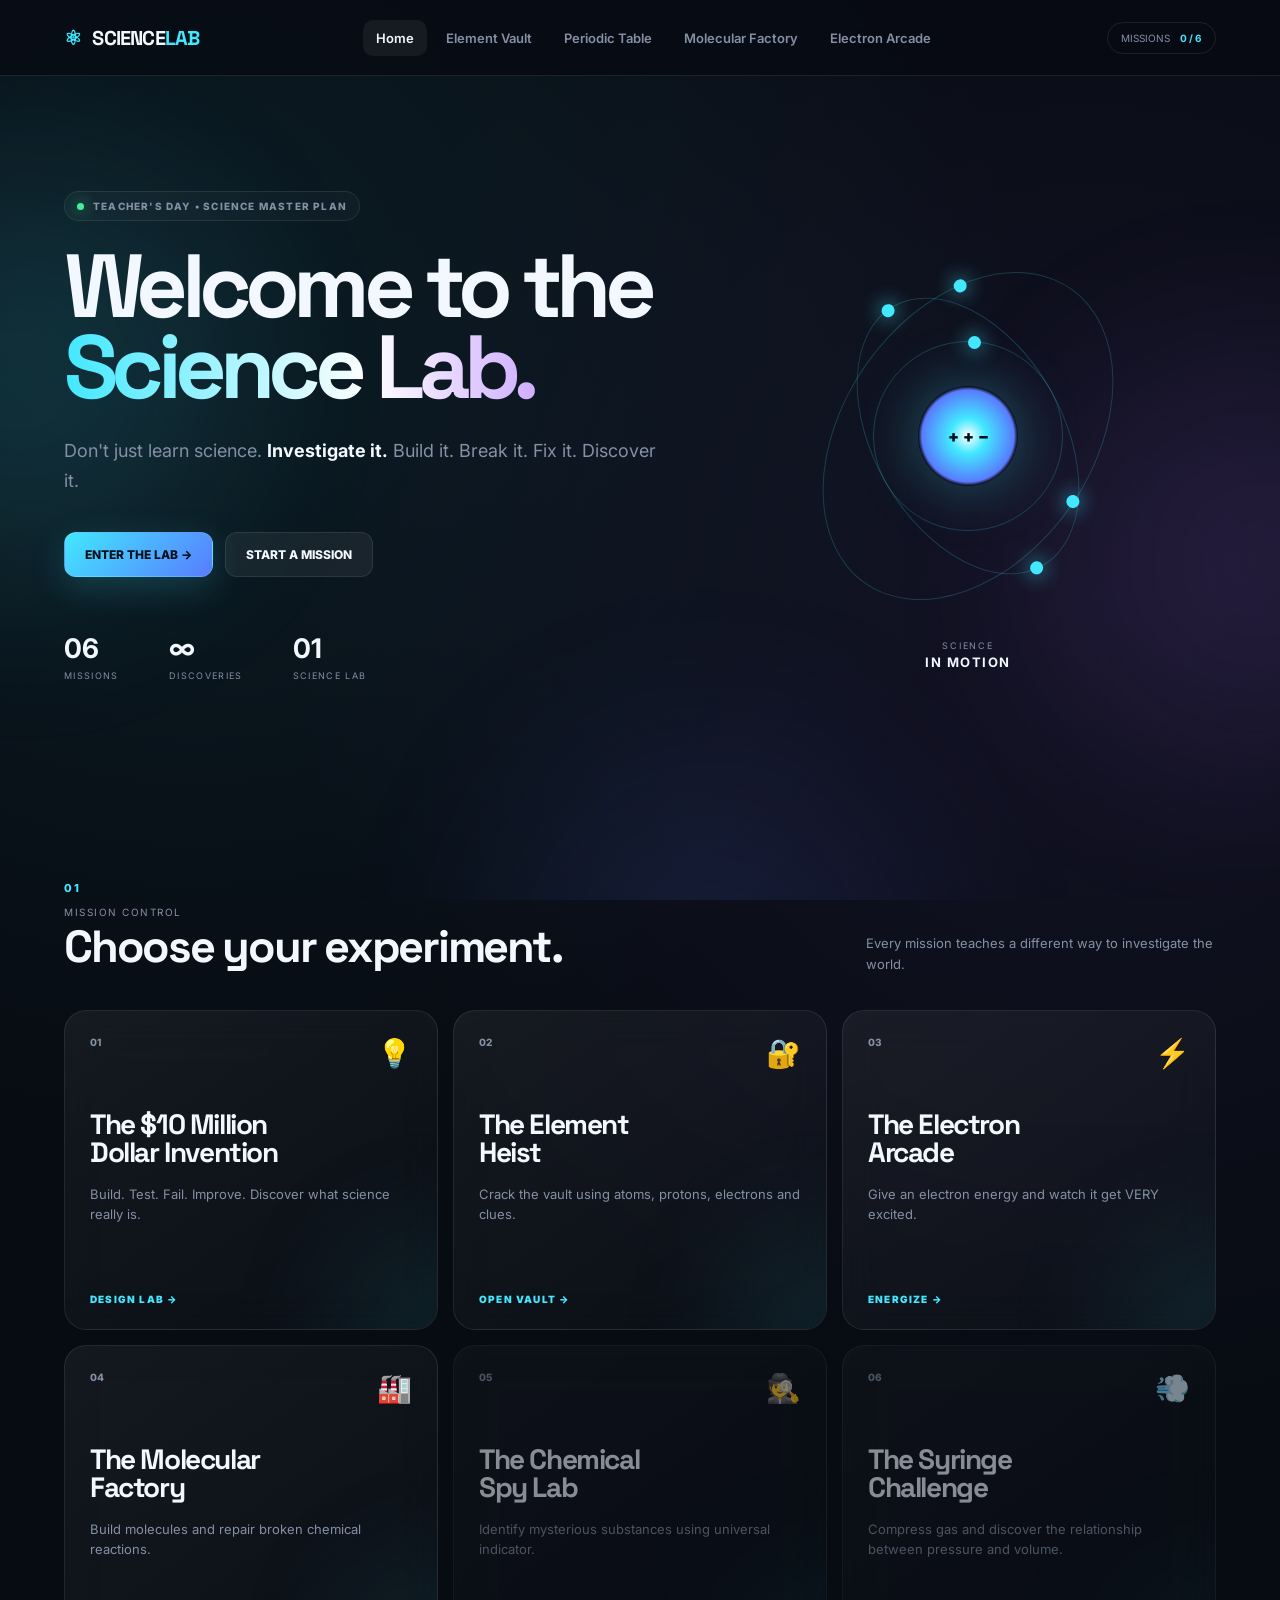
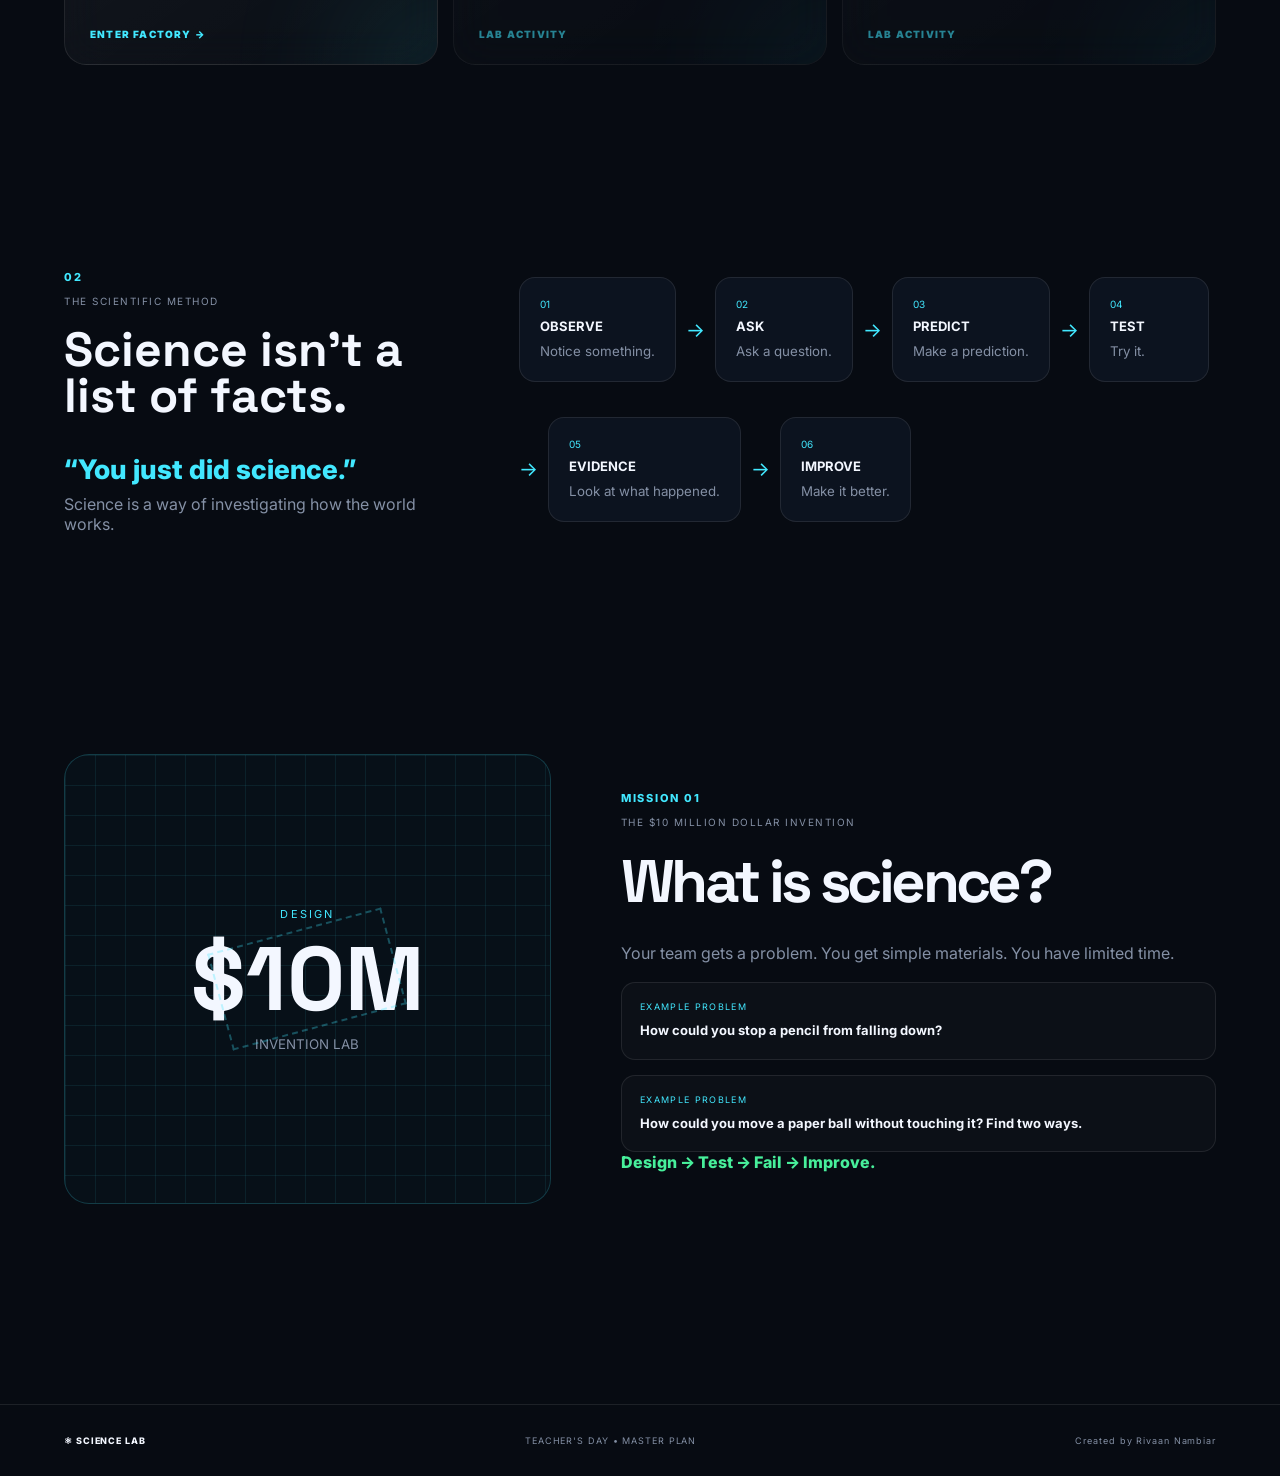
<file: index.html>
<!doctype html>
<html lang="en">
  <head>
    <meta charset="UTF-8" />
    <meta name="viewport" content="width=device-width, initial-scale=1.0" />
    <title>Science Lab | Teacher's Day</title>
    <link rel="stylesheet" href="style.css" />
  </head>
  <body class="home-page">
    <div class="background-orbs">
      <div></div>
      <div></div>
      <div></div>
    </div>

    <nav class="navbar">
      <a href="index.html" class="logo">
        <span class="logo-icon">⚛</span>
        SCIENCE<span>LAB</span>
      </a>

      <div class="nav-links">
        <a class="active" href="index.html">Home</a>
        <a href="vault.html">Element Vault</a>
        <a href="periodic.html">Periodic Table</a>
        <a href="factory.html">Molecular Factory</a>
        <a href="electron.html">Electron Arcade</a>
      </div>

      <div class="progress-pill">
        <span>MISSIONS</span>
        <b id="missionProgress">0 / 6</b>
      </div>
    </nav>

    <main>
      <section class="hero">
        <div class="hero-content">
          <div class="eyebrow">
            <span class="pulse-dot"></span>
            TEACHER'S DAY • SCIENCE MASTER PLAN
          </div>

          <h1>
            Welcome to the
            <span>Science Lab.</span>
          </h1>

          <p>
            Don't just learn science.
            <strong>Investigate it.</strong>
            Build it. Break it. Fix it. Discover it.
          </p>

          <div class="hero-buttons">
            <a href="#missions" class="btn primary"> ENTER THE LAB → </a>

            <a href="vault.html" class="btn secondary"> START A MISSION </a>
          </div>

          <div class="hero-stats">
            <div>
              <strong>06</strong>
              <span>MISSIONS</span>
            </div>
            <div>
              <strong>∞</strong>
              <span>DISCOVERIES</span>
            </div>
            <div>
              <strong>01</strong>
              <span>SCIENCE LAB</span>
            </div>
          </div>
        </div>

        <div class="hero-atom">
          <div class="atom-core">
            <span>+</span>
            <span>+</span>
            <span>−</span>
          </div>

          <div class="orbit orbit-one">
            <div class="electron e1"></div>
          </div>

          <div class="orbit orbit-two">
            <div class="electron e2"></div>
            <div class="electron e3"></div>
          </div>

          <div class="orbit orbit-three">
            <div class="electron e4"></div>
            <div class="electron e5"></div>
          </div>

          <div class="atom-label">
            <span>SCIENCE</span>
            <strong>IN MOTION</strong>
          </div>
        </div>
      </section>

      <section class="missions-section" id="missions">
        <div class="section-heading">
          <div>
            <span class="section-number">01</span>
            <p>MISSION CONTROL</p>
            <h2>Choose your experiment.</h2>
          </div>

          <span class="section-description">
            Every mission teaches a different way to investigate the world.
          </span>
        </div>

        <div class="mission-grid">
          <a href="index.html#invention" class="mission-card invention-card">
            <div class="mission-top">
              <span class="mission-number">01</span>
              <span class="mission-icon">💡</span>
            </div>

            <h3>The $10 Million<br />Dollar Invention</h3>

            <p>Build. Test. Fail. Improve. Discover what science really is.</p>

            <span class="mission-action"> DESIGN LAB → </span>
          </a>

          <a href="vault.html" class="mission-card vault-card">
            <div class="mission-top">
              <span class="mission-number">02</span>
              <span class="mission-icon">🔐</span>
            </div>

            <h3>The Element<br />Heist</h3>

            <p>Crack the vault using atoms, protons, electrons and clues.</p>

            <span class="mission-action"> OPEN VAULT → </span>
          </a>

          <a href="electron.html" class="mission-card electron-card">
            <div class="mission-top">
              <span class="mission-number">03</span>
              <span class="mission-icon">⚡</span>
            </div>

            <h3>The Electron<br />Arcade</h3>

            <p>Give an electron energy and watch it get VERY excited.</p>

            <span class="mission-action"> ENERGIZE → </span>
          </a>

          <a href="factory.html" class="mission-card factory-card">
            <div class="mission-top">
              <span class="mission-number">04</span>
              <span class="mission-icon">🏭</span>
            </div>

            <h3>The Molecular<br />Factory</h3>

            <p>Build molecules and repair broken chemical reactions.</p>

            <span class="mission-action"> ENTER FACTORY → </span>
          </a>

          <div class="mission-card locked-card">
            <div class="mission-top">
              <span class="mission-number">05</span>
              <span class="mission-icon">🕵️</span>
            </div>

            <h3>The Chemical<br />Spy Lab</h3>

            <p>Identify mysterious substances using universal indicator.</p>

            <span class="mission-action"> LAB ACTIVITY </span>
          </div>

          <div class="mission-card locked-card">
            <div class="mission-top">
              <span class="mission-number">06</span>
              <span class="mission-icon">💨</span>
            </div>

            <h3>The Syringe<br />Challenge</h3>

            <p>
              Compress gas and discover the relationship between pressure and
              volume.
            </p>

            <span class="mission-action"> LAB ACTIVITY </span>
          </div>
        </div>
      </section>

      <section class="science-method" id="method">
        <div class="method-intro">
          <span class="section-number">02</span>
          <p>THE SCIENTIFIC METHOD</p>
          <h2>Science isn't a list of facts.</h2>

          <blockquote>“You just did science.”</blockquote>

          <p class="quote-description">
            Science is a way of investigating how the world works.
          </p>
        </div>

        <div class="method-flow">
          <div class="method-step">
            <span>01</span>
            <b>OBSERVE</b>
            <small>Notice something.</small>
          </div>

          <div class="flow-arrow">→</div>

          <div class="method-step">
            <span>02</span>
            <b>ASK</b>
            <small>Ask a question.</small>
          </div>

          <div class="flow-arrow">→</div>

          <div class="method-step">
            <span>03</span>
            <b>PREDICT</b>
            <small>Make a prediction.</small>
          </div>

          <div class="flow-arrow">→</div>

          <div class="method-step">
            <span>04</span>
            <b>TEST</b>
            <small>Try it.</small>
          </div>

          <div class="flow-arrow">→</div>

          <div class="method-step">
            <span>05</span>
            <b>EVIDENCE</b>
            <small>Look at what happened.</small>
          </div>

          <div class="flow-arrow">→</div>

          <div class="method-step">
            <span>06</span>
            <b>IMPROVE</b>
            <small>Make it better.</small>
          </div>
        </div>
      </section>

      <section class="invention-section" id="invention">
        <div class="invention-visual">
          <div class="blueprint">
            <div class="blueprint-grid"></div>
            <span>DESIGN</span>
            <strong>$10M</strong>
            <small>INVENTION LAB</small>

            <div class="blueprint-shape"></div>
          </div>
        </div>

        <div class="invention-content">
          <span class="section-number">MISSION 01</span>
          <p>THE $10 MILLION DOLLAR INVENTION</p>

          <h2>What is science?</h2>

          <p>
            Your team gets a problem. You get simple materials. You have limited
            time.
          </p>

          <div class="mini-challenge">
            <span>EXAMPLE PROBLEM</span>
            <strong>How could you stop a pencil from falling down?</strong>
          </div>

          <div class="mini-challenge">
            <span>EXAMPLE PROBLEM</span>
            <strong>
              How could you move a paper ball without touching it? Find two
              ways.
            </strong>
          </div>

          <p class="highlight-text">Design → Test → Fail → Improve.</p>
        </div>
      </section>
    </main>

    <footer>
      <div class="footer-logo">⚛ SCIENCE LAB</div>
      <span>TEACHER'S DAY • MASTER PLAN</span>
      <span>Created by Rivaan Nambiar</span>
    </footer>

    <script src="main.js"></script>
  </body>
</html>
</file>
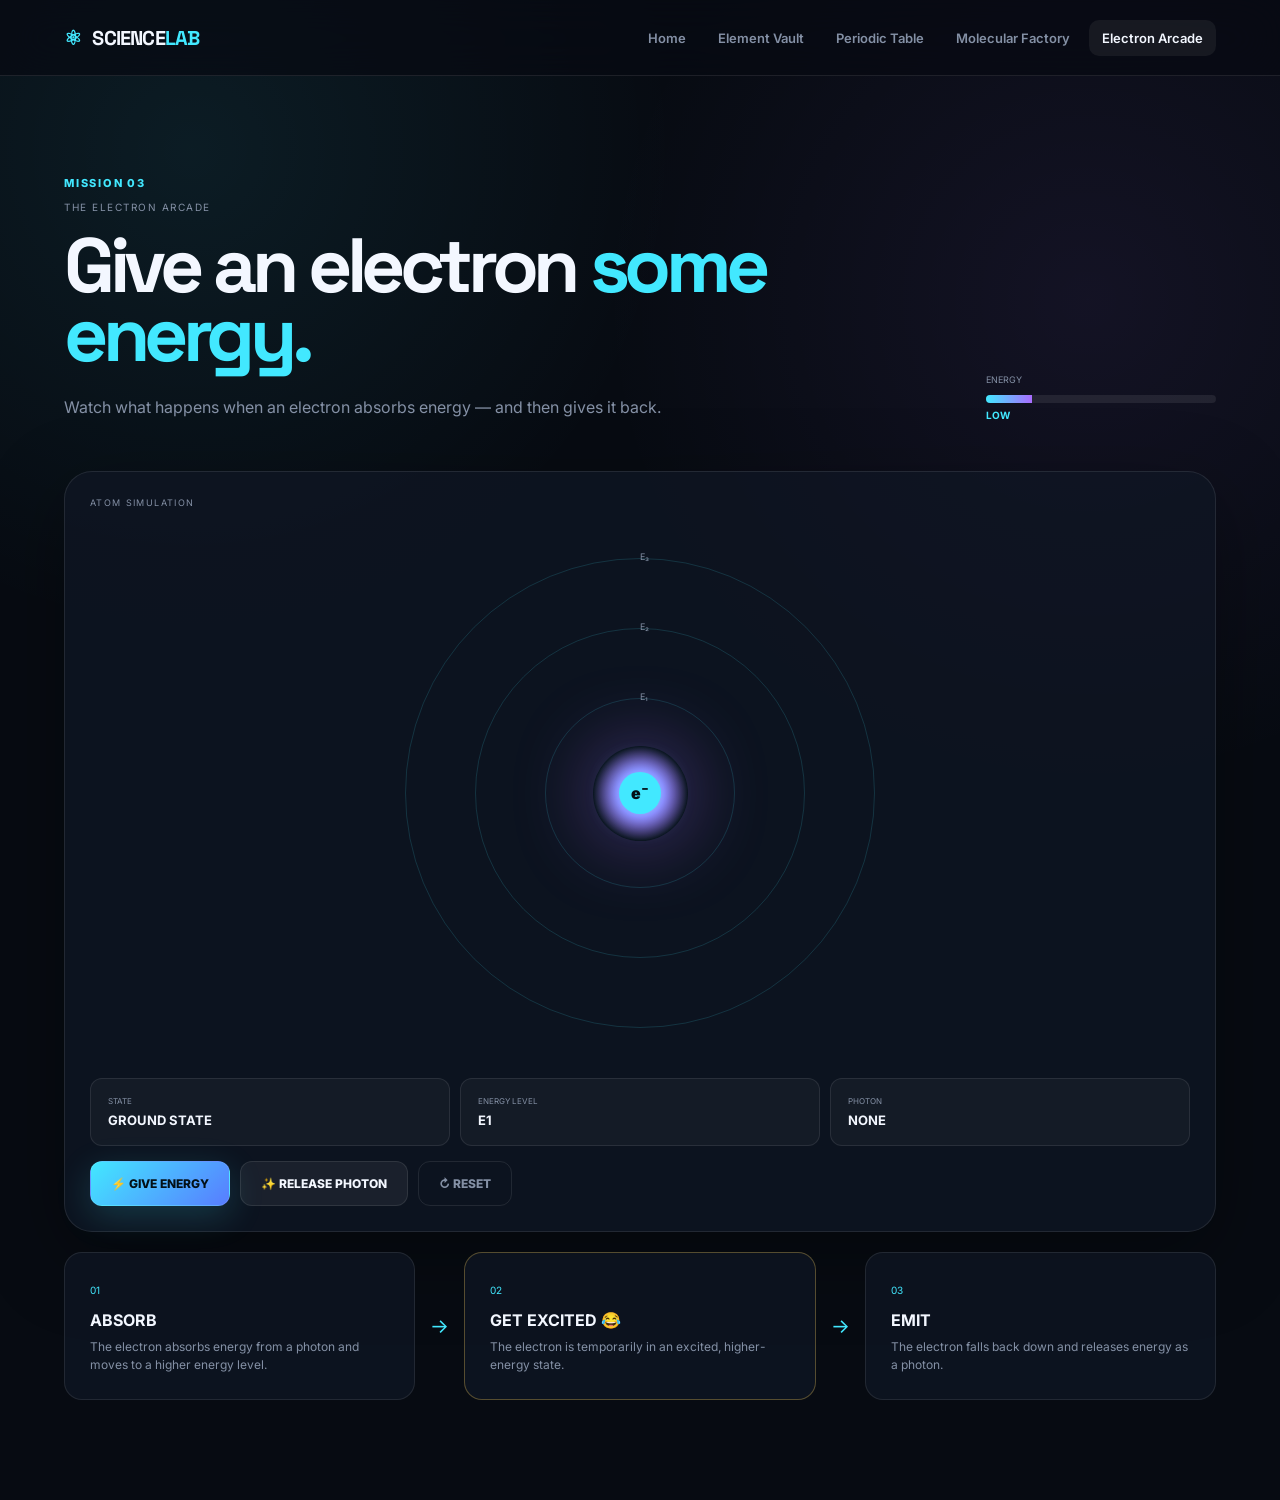
<file: electron.html>
<!doctype html>
<html lang="en">
  <head>
    <meta charset="UTF-8" />
    <meta name="viewport" content="width=device-width, initial-scale=1.0" />
    <title>Electron Arcade | Science Lab</title>
    <link rel="stylesheet" href="style.css" />
  </head>

  <body class="electron-page">
    <nav class="navbar">
      <a href="index.html" class="logo">
        <span class="logo-icon">⚛</span>
        SCIENCE<span>LAB</span>
      </a>

      <div class="nav-links">
        <a href="index.html">Home</a>
        <a href="vault.html">Element Vault</a>
        <a href="periodic.html">Periodic Table</a>
        <a href="factory.html">Molecular Factory</a>
        <a class="active" href="electron.html">Electron Arcade</a>
      </div>
    </nav>

    <main class="electron-main">
      <section class="electron-header">
        <div>
          <span class="section-number">MISSION 03</span>
          <p>THE ELECTRON ARCADE</p>

          <h1>
            Give an electron
            <span>some energy.</span>
          </h1>

          <p class="lead">
            Watch what happens when an electron absorbs energy — and then gives
            it back.
          </p>
        </div>

        <div class="energy-meter">
          <span>ENERGY</span>
          <div>
            <i id="energyFill"></i>
          </div>
          <b id="energyValue">LOW</b>
        </div>
      </section>

      <section class="electron-simulator">
        <div class="simulation-label">ATOM SIMULATION</div>

        <div class="atom-simulation" id="atomSimulation">
          <div class="energy-level level-1">
            <span>E₁</span>
          </div>

          <div class="energy-level level-2">
            <span>E₂</span>
          </div>

          <div class="energy-level level-3">
            <span>E₃</span>
          </div>

          <div class="simulation-nucleus">
            <span>+</span>
            <span>+</span>
            <span>+</span>
          </div>

          <div id="simElectron" class="simulation-electron">e⁻</div>

          <div id="photon" class="photon">✦</div>

          <div id="excitedMessage" class="excited-message">
            WOOOOOOO! ENERGY!!! ⚡😂
          </div>
        </div>

        <div class="simulation-status">
          <div>
            <span>STATE</span>
            <strong id="electronState"> GROUND STATE </strong>
          </div>

          <div>
            <span>ENERGY LEVEL</span>
            <strong id="electronLevel">E₁</strong>
          </div>

          <div>
            <span>PHOTON</span>
            <strong id="photonStatus">NONE</strong>
          </div>
        </div>

        <div class="simulation-controls">
          <button class="btn primary" id="energizeBtn">⚡ GIVE ENERGY</button>

          <button class="btn secondary" id="releaseBtn">
            ✨ RELEASE PHOTON
          </button>

          <button class="btn ghost" id="resetElectron">↻ RESET</button>
        </div>
      </section>

      <section class="electron-explanation">
        <div class="explanation-card">
          <span>01</span>
          <strong>ABSORB</strong>
          <p>
            The electron absorbs energy from a photon and moves to a higher
            energy level.
          </p>
        </div>

        <div class="explanation-arrow">→</div>

        <div class="explanation-card excited-card">
          <span>02</span>
          <strong>GET EXCITED 😂</strong>
          <p>The electron is temporarily in an excited, higher-energy state.</p>
        </div>

        <div class="explanation-arrow">→</div>

        <div class="explanation-card">
          <span>03</span>
          <strong>EMIT</strong>
          <p>The electron falls back down and releases energy as a photon.</p>
        </div>
      </section>
    </main>

    <script src="main.js"></script>
    <script src="simulations.js"></script>
  </body>
</html>
</file>
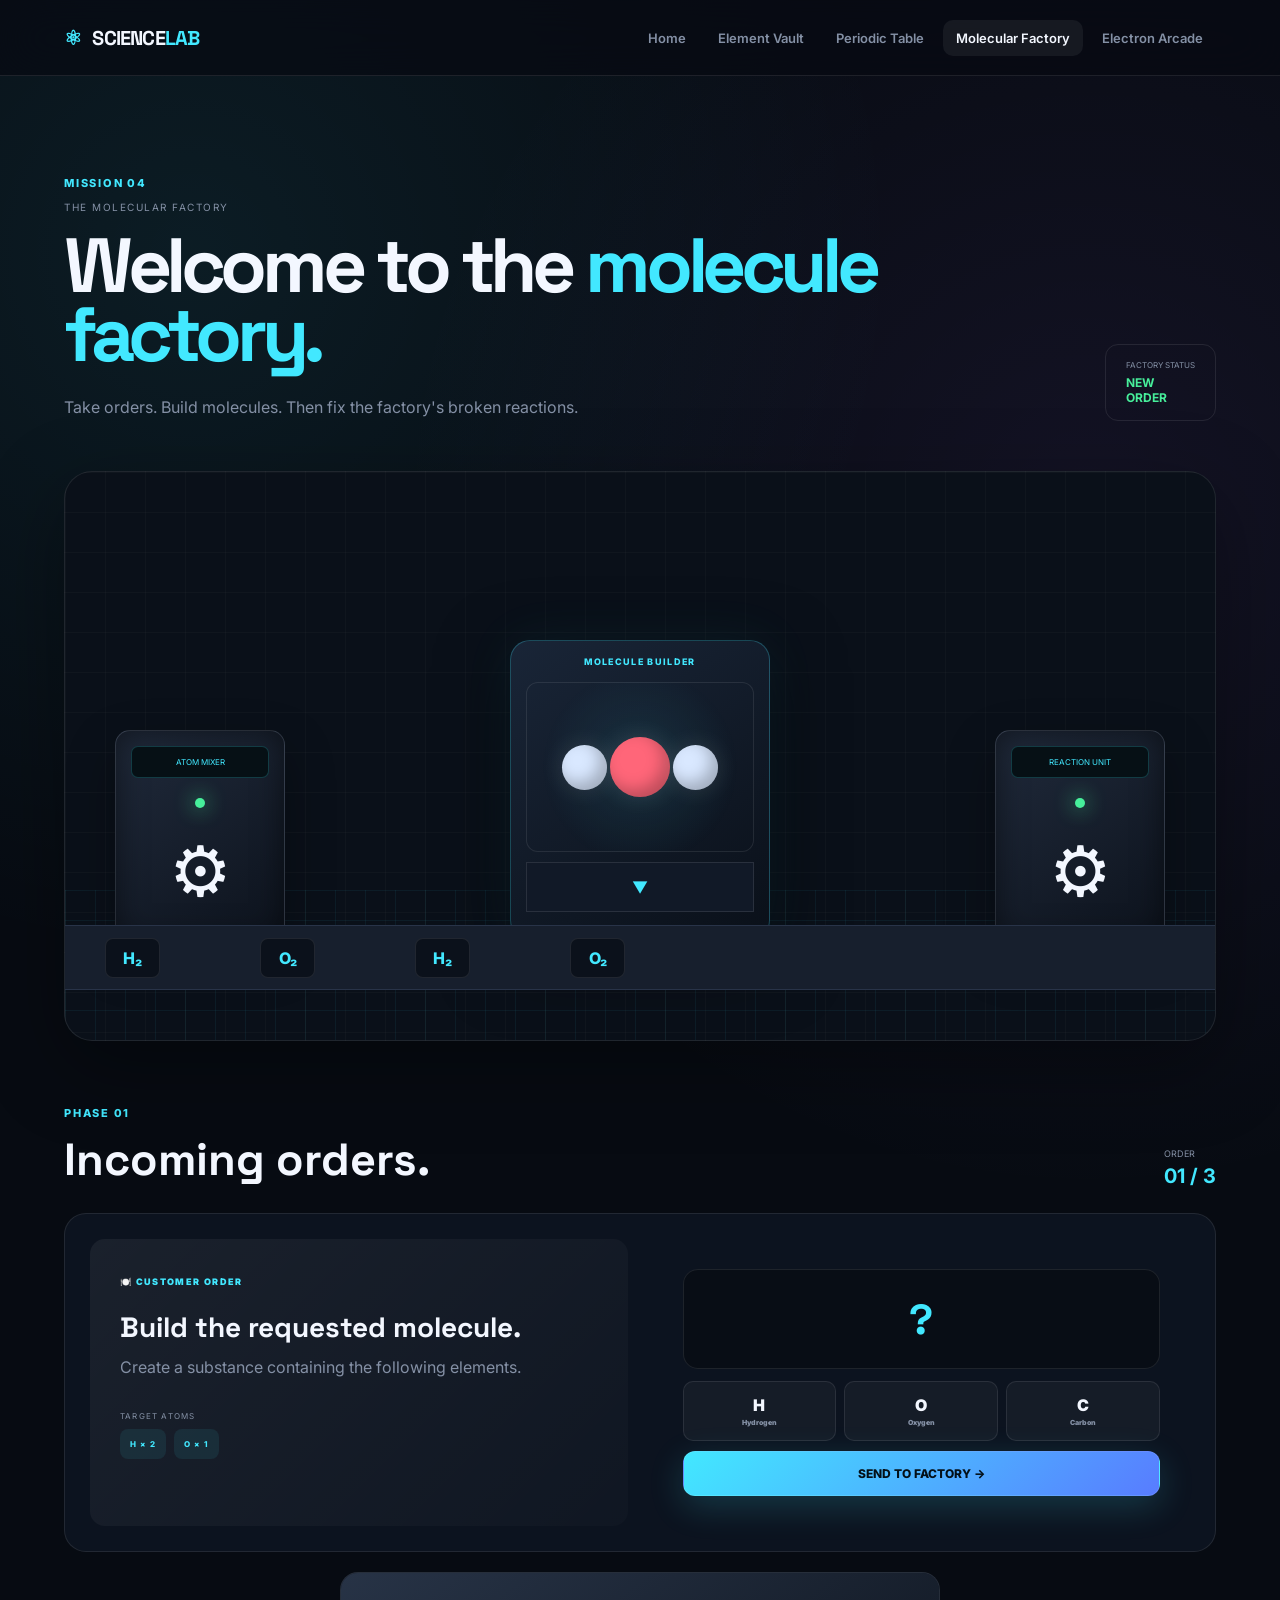
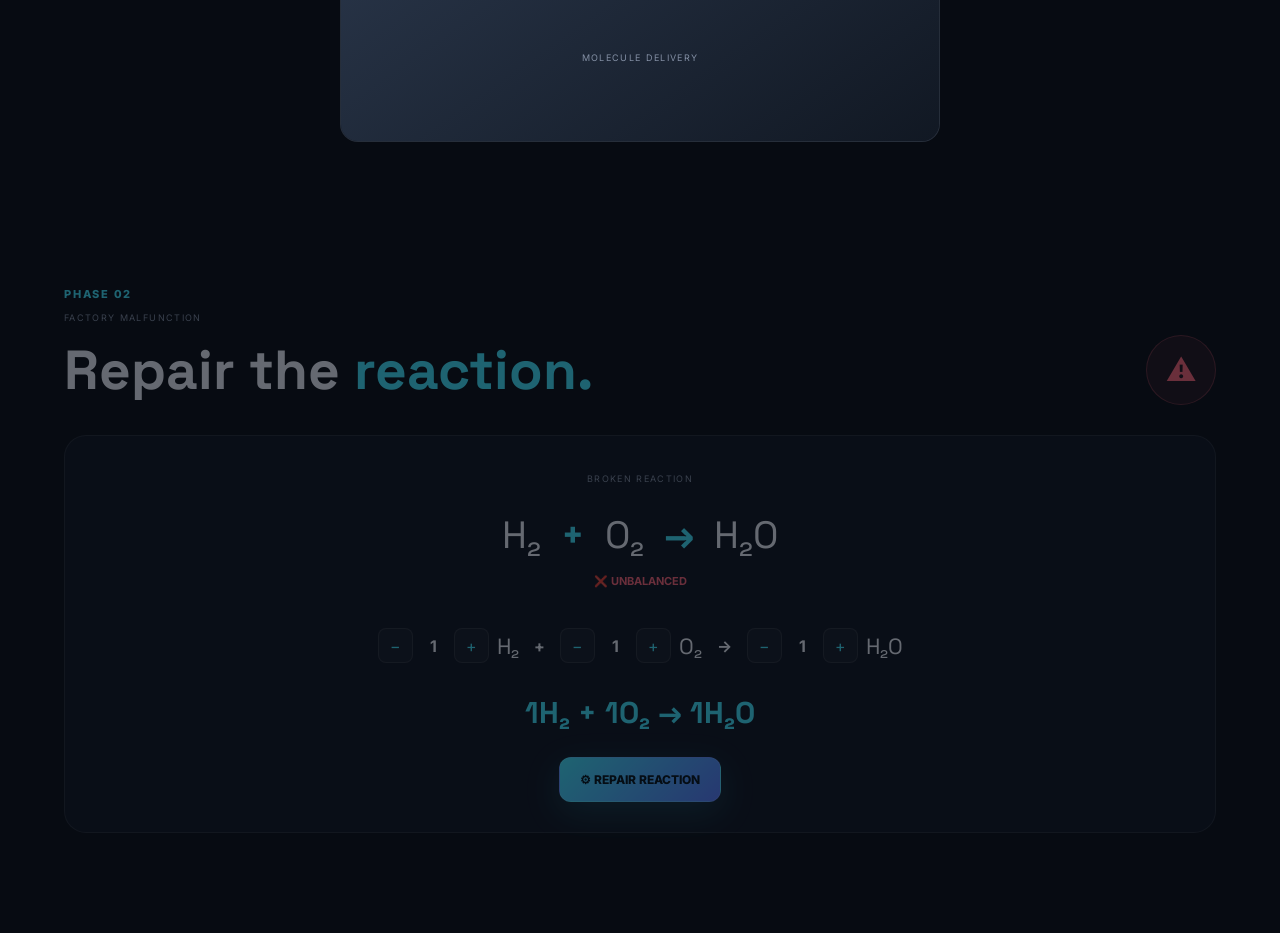
<file: factory.html>
<!doctype html>
<html lang="en">
  <head>
    <meta charset="UTF-8" />
    <meta name="viewport" content="width=device-width, initial-scale=1.0" />
    <title>Molecular Factory | Science Lab</title>
    <link rel="stylesheet" href="style.css" />
  </head>

  <body class="factory-page">
    <nav class="navbar">
      <a href="index.html" class="logo">
        <span class="logo-icon">⚛</span>
        SCIENCE<span>LAB</span>
      </a>

      <div class="nav-links">
        <a href="index.html">Home</a>
        <a href="vault.html">Element Vault</a>
        <a href="periodic.html">Periodic Table</a>
        <a class="active" href="factory.html">Molecular Factory</a>
        <a href="electron.html">Electron Arcade</a>
      </div>
    </nav>

    <main class="factory-main">
      <section class="factory-header">
        <div>
          <span class="section-number">MISSION 04</span>
          <p>THE MOLECULAR FACTORY</p>

          <h1>
            Welcome to the
            <span>molecule factory.</span>
          </h1>

          <p class="lead">
            Take orders. Build molecules. Then fix the factory's broken
            reactions.
          </p>
        </div>

        <div class="factory-status">
          <span>FACTORY STATUS</span>
          <strong id="factoryStatus">READY</strong>
        </div>
      </section>

      <section class="factory-floor" id="factoryFloor">
        <div class="factory-machine machine-left">
          <div class="machine-screen">ATOM MIXER</div>
          <div class="machine-light"></div>
          <div class="gear">⚙</div>
        </div>

        <div class="factory-center">
          <div class="factory-pipe pipe-one"></div>
          <div class="factory-pipe pipe-two"></div>

          <div class="molecule-machine">
            <div class="machine-top">MOLECULE BUILDER</div>

            <div class="machine-window">
              <div class="molecule-preview">
                <span class="atom hydrogen"></span>
                <span class="atom oxygen"></span>
                <span class="atom hydrogen"></span>
              </div>
            </div>

            <div class="machine-door">
              <span>▼</span>
            </div>
          </div>
        </div>

        <div class="factory-machine machine-right">
          <div class="machine-screen">REACTION UNIT</div>
          <div class="machine-light"></div>
          <div class="gear">⚙</div>
        </div>

        <div class="conveyor">
          <div class="conveyor-belt">
            <div class="belt-item">H₂</div>
            <div class="belt-item">O₂</div>
            <div class="belt-item">H₂</div>
            <div class="belt-item">O₂</div>
          </div>
        </div>
      </section>

      <section class="factory-orders" id="ordersSection">
        <div class="order-header">
          <div>
            <span class="section-number">PHASE 01</span>
            <h2>Incoming orders.</h2>
          </div>

          <div class="order-count">
            ORDER
            <strong id="orderNumber">01 / 03</strong>
          </div>
        </div>

        <div class="order-card">
          <div class="order-ticket">
            <span>🍽️ CUSTOMER ORDER</span>

            <h3 id="orderTitle">Build the requested molecule.</h3>

            <p id="orderDescription">
              Create a substance containing the following elements.
            </p>

            <div class="order-target">
              TARGET ATOMS

              <div id="atomRequirements">
                <span>H × 2</span>
                <span>O × 1</span>
              </div>
            </div>
          </div>

          <div class="molecule-builder">
            <div class="formula-display">
              <span id="formulaDisplay">?</span>
            </div>

            <div class="atom-buttons">
              <button data-atom="H">
                H
                <small>Hydrogen</small>
              </button>

              <button data-atom="O">
                O
                <small>Oxygen</small>
              </button>

              <button data-atom="C">
                C
                <small>Carbon</small>
              </button>
            </div>

            <button class="btn primary" id="submitMolecule">
              SEND TO FACTORY →
            </button>
          </div>
        </div>

        <div class="serving-machine" id="servingMachine">
          <div class="metal-cover">
            <span>MOLECULE DELIVERY</span>
          </div>

          <div class="served-food">
            <div class="served-molecule" id="servedMolecule">H₂O</div>
          </div>
        </div>
      </section>

      <section class="reaction-section" id="reactionSection">
        <div class="reaction-header">
          <div>
            <span class="section-number">PHASE 02</span>
            <p>FACTORY MALFUNCTION</p>

            <h2>
              Repair the
              <span>reaction.</span>
            </h2>
          </div>

          <div class="warning-light">⚠</div>
        </div>

        <div class="reaction-console">
          <div class="broken-reaction">
            <span>BROKEN REACTION</span>

            <div class="reaction-equation">
              <span>H₂</span>
              <b>+</b>
              <span>O₂</span>
              <b>→</b>
              <span>H₂O</span>
            </div>

            <strong>❌ UNBALANCED</strong>
          </div>

          <div class="coefficient-editor">
            <div>
              <button class="coef-minus" data-index="0">−</button>
              <strong id="coef0">1</strong>
              <button class="coef-plus" data-index="0">+</button>
              <span>H₂</span>
            </div>

            <b>+</b>

            <div>
              <button class="coef-minus" data-index="1">−</button>
              <strong id="coef1">1</strong>
              <button class="coef-plus" data-index="1">+</button>
              <span>O₂</span>
            </div>

            <b>→</b>

            <div>
              <button class="coef-minus" data-index="2">−</button>
              <strong id="coef2">1</strong>
              <button class="coef-plus" data-index="2">+</button>
              <span>H₂O</span>
            </div>
          </div>

          <div class="fixed-equation" id="fixedEquation">1H₂ + 1O₂ → 1H₂O</div>

          <button class="btn primary" id="repairReaction">
            ⚙ REPAIR REACTION
          </button>
        </div>
      </section>
    </main>

    <script src="main.js"></script>
    <script src="simulations.js"></script>
  </body>
</html>
</file>
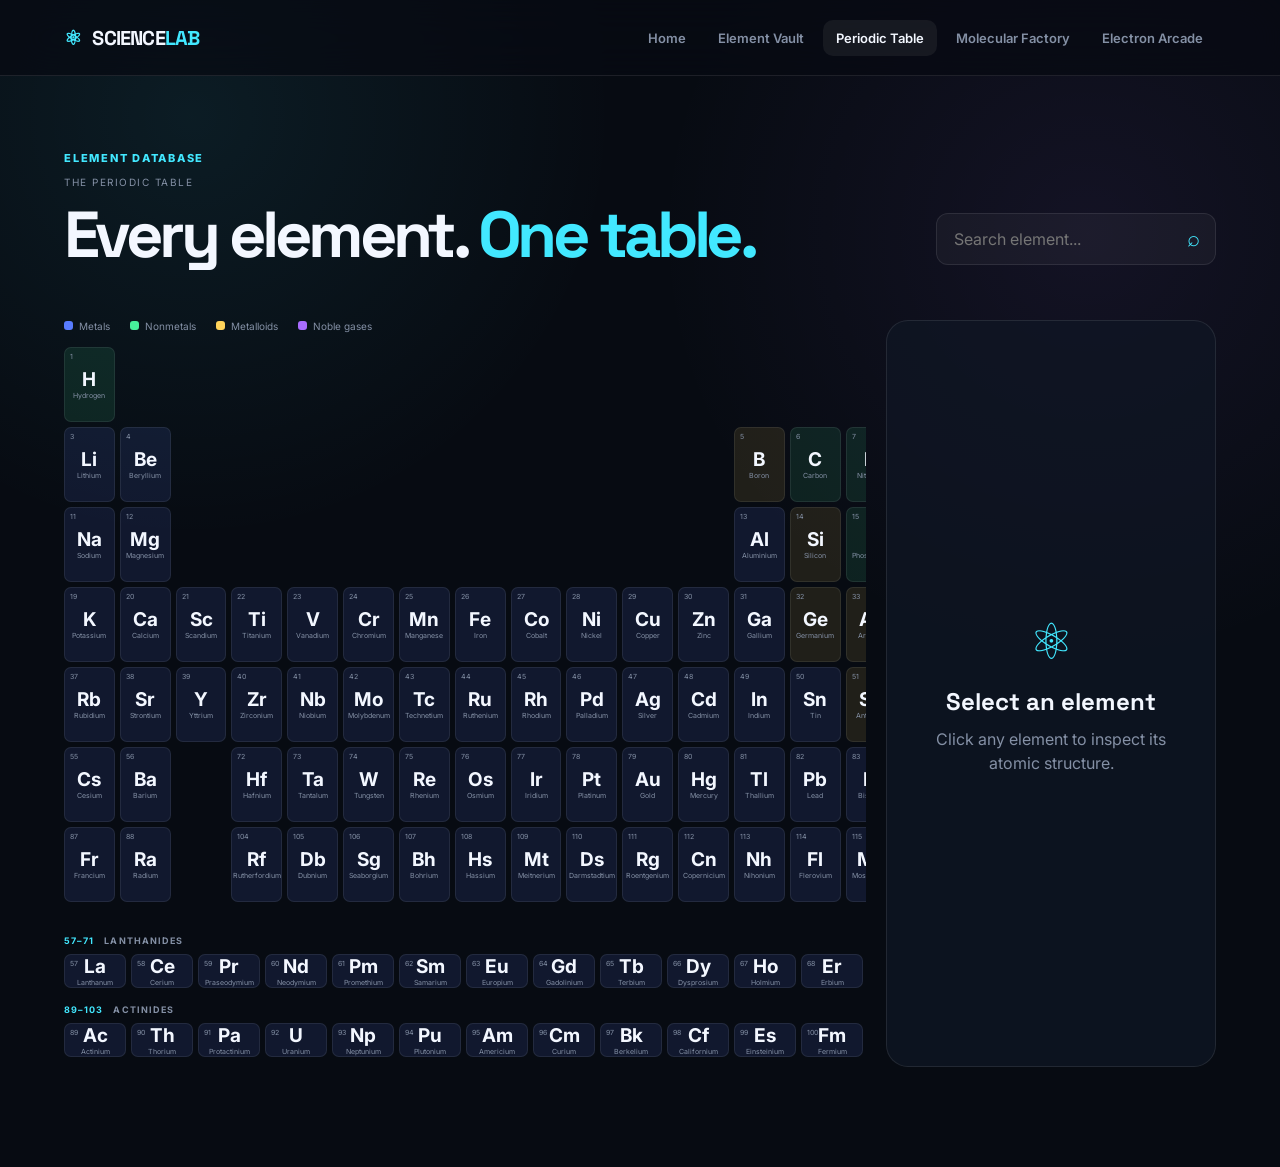
<file: periodic.html>
<!doctype html>
<html lang="en">
  <head>
    <meta charset="UTF-8" />
    <meta name="viewport" content="width=device-width, initial-scale=1.0" />
    <title>Periodic Table | Science Lab</title>
    <link rel="stylesheet" href="style.css" />
  </head>

  <body class="periodic-page">
    <nav class="navbar">
      <a href="index.html" class="logo">
        <span class="logo-icon">⚛</span>
        SCIENCE<span>LAB</span>
      </a>

      <div class="nav-links">
        <a href="index.html">Home</a>
        <a href="vault.html">Element Vault</a>
        <a class="active" href="periodic.html">Periodic Table</a>
        <a href="factory.html">Molecular Factory</a>
        <a href="electron.html">Electron Arcade</a>
      </div>
    </nav>

    <main>
      <section class="periodic-header">
        <div>
          <span class="section-number">ELEMENT DATABASE</span>
          <p>THE PERIODIC TABLE</p>

          <h1>
            Every element.
            <span>One table.</span>
          </h1>
        </div>

        <div class="element-search">
          <input
            id="elementSearch"
            type="text"
            placeholder="Search element..."
          />
          <span>⌕</span>
        </div>
      </section>

      <section class="periodic-layout">
        <div class="periodic-wrapper">
          <div class="periodic-legend">
            <span><i class="legend-metal"></i> Metals</span>
            <span><i class="legend-nonmetal"></i> Nonmetals</span>
            <span><i class="legend-metalloid"></i> Metalloids</span>
            <span><i class="legend-noble"></i> Noble gases</span>
          </div>

          <div id="periodicTable" class="periodic-table"></div>
        </div>

        <aside class="element-inspector" id="elementInspector">
          <div class="inspector-placeholder">
            <span>⚛</span>
            <h2>Select an element</h2>
            <p>Click any element to inspect its atomic structure.</p>
          </div>
        </aside>
      </section>
    </main>

    <script src="main.js"></script>
    <script src="vault.js"></script>
  </body>
</html>
</file>
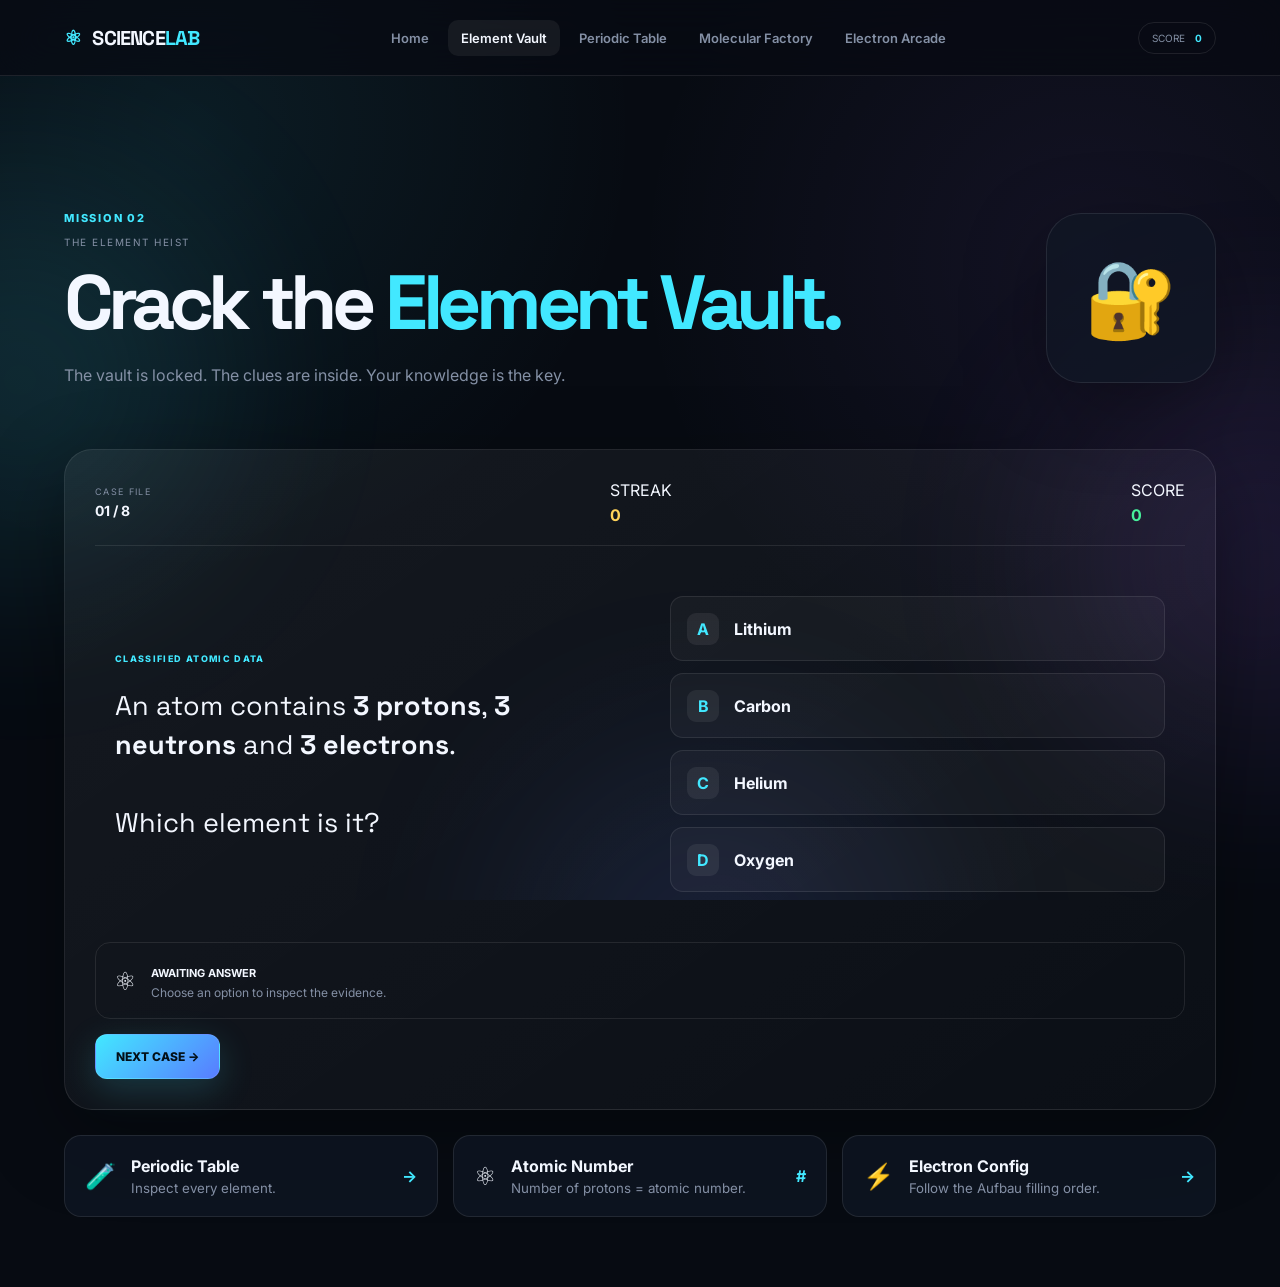
<file: vault.html>
<!doctype html>
<html lang="en">
  <head>
    <meta charset="UTF-8" />
    <meta name="viewport" content="width=device-width, initial-scale=1.0" />
    <title>Element Vault | Science Lab</title>
    <link rel="stylesheet" href="style.css" />
  </head>

  <body class="vault-page">
    <div class="background-orbs">
      <div></div>
      <div></div>
      <div></div>
    </div>

    <nav class="navbar">
      <a href="index.html" class="logo">
        <span class="logo-icon">⚛</span>
        SCIENCE<span>LAB</span>
      </a>

      <div class="nav-links">
        <a href="index.html">Home</a>
        <a class="active" href="vault.html">Element Vault</a>
        <a href="periodic.html">Periodic Table</a>
        <a href="factory.html">Molecular Factory</a>
        <a href="electron.html">Electron Arcade</a>
      </div>

      <div class="progress-pill">SCORE <b id="vaultScore">0</b></div>
    </nav>

    <main class="vault-main">
      <section class="vault-header">
        <div>
          <span class="section-number">MISSION 02</span>
          <p>THE ELEMENT HEIST</p>

          <h1>
            Crack the
            <span>Element Vault.</span>
          </h1>

          <p class="lead">
            The vault is locked. The clues are inside. Your knowledge is the
            key.
          </p>
        </div>

        <div class="vault-lock" id="vaultLock">🔐</div>
      </section>

      <section class="case-panel">
        <div class="case-top">
          <div>
            <span>CASE FILE</span>
            <strong id="questionNumber">01 / 08</strong>
          </div>

          <div class="streak">
            STREAK
            <b id="streak">0</b>
          </div>

          <div class="score">
            SCORE
            <b id="score">0</b>
          </div>
        </div>

        <div class="case-content">
          <div class="case-file">
            <span class="file-label">CLASSIFIED ATOMIC DATA</span>

            <div id="questionText">
              An atom contains
              <strong>3 protons</strong>, <strong>3 neutrons</strong> and
              <strong>3 electrons</strong>. <br /><br />
              Which element is it?
            </div>
          </div>

          <div class="answers" id="answers">
            <button class="answer" data-answer="Lithium">
              <span>A</span>
              Lithium
            </button>

            <button class="answer" data-answer="Carbon">
              <span>B</span>
              Carbon
            </button>

            <button class="answer" data-answer="Helium">
              <span>C</span>
              Helium
            </button>

            <button class="answer" data-answer="Oxygen">
              <span>D</span>
              Oxygen
            </button>
          </div>
        </div>

        <div class="answer-feedback" id="feedback">
          <span id="feedbackIcon">⚛</span>
          <div>
            <strong id="feedbackTitle">AWAITING ANSWER</strong>
            <p id="feedbackText">Choose an option to inspect the evidence.</p>
          </div>
        </div>

        <button class="next-question btn primary" id="nextQuestion">
          NEXT CASE →
        </button>
      </section>

      <section class="vault-tools">
        <a href="periodic.html" class="tool-card">
          <span>🧪</span>
          <div>
            <strong>Periodic Table</strong>
            <small>Inspect every element.</small>
          </div>
          <b>→</b>
        </a>

        <div class="tool-card">
          <span>⚛</span>
          <div>
            <strong>Atomic Number</strong>
            <small>Number of protons = atomic number.</small>
          </div>
          <b>#</b>
        </div>

        <div class="tool-card">
          <span>⚡</span>
          <div>
            <strong>Electron Config</strong>
            <small>Follow the Aufbau filling order.</small>
          </div>
          <b>→</b>
        </div>
      </section>
    </main>

    <script src="main.js"></script>
    <script src="vault.js"></script>
  </body>
</html>
</file>
<file: style.css>
@import url('https://fonts.googleapis.com/css2?family=Inter:wght@400;500;600;700;800;900&family=Space+Grotesk:wght@400;500;600;700&display=swap');

:root {
    --bg: #070b12;
    --panel: rgba(16, 23, 36, .72);
    --panel-solid: #101724;
    --border: rgba(255,255,255,.09);
    --text: #f3f7ff;
    --muted: #8490a5;
    --cyan: #42e8ff;
    --blue: #587cff;
    --purple: #a96cff;
    --green: #47ef9b;
    --yellow: #ffd35a;
    --red: #ff657a;
    --shadow: 0 25px 80px rgba(0,0,0,.35);
}

* {
    box-sizing: border-box;
    margin: 0;
    padding: 0;
}

html {
    scroll-behavior: smooth;
}

body {
    background:
        radial-gradient(
            circle at 15% 10%,
            rgba(66,232,255,.08),
            transparent 28%
        ),
        radial-gradient(
            circle at 85% 20%,
            rgba(169,108,255,.08),
            transparent 30%
        ),
        var(--bg);

    color: var(--text);
    font-family: Inter, sans-serif;
    min-height: 100vh;
    overflow-x: hidden;
}

a {
    color: inherit;
    text-decoration: none;
}

button,
input {
    font: inherit;
}

button {
    cursor: pointer;
}


/* BACKGROUND */

.background-orbs {
    position: fixed;
    inset: 0;
    pointer-events: none;
    overflow: hidden;
    z-index: -1;
}

.background-orbs div {
    position: absolute;
    width: 400px;
    height: 400px;
    border-radius: 50%;
    filter: blur(100px);
    opacity: .12;
}

.background-orbs div:nth-child(1) {
    background: var(--cyan);
    left: -180px;
    top: 20%;
}

.background-orbs div:nth-child(2) {
    background: var(--purple);
    right: -180px;
    top: 40%;
}

.background-orbs div:nth-child(3) {
    background: var(--blue);
    left: 40%;
    bottom: -250px;
}


/* NAVBAR */

.navbar {
    position: sticky;
    top: 0;
    z-index: 100;

    height: 76px;
    padding: 0 5vw;

    display: flex;
    align-items: center;
    justify-content: space-between;

    background: rgba(7,11,18,.72);
    backdrop-filter: blur(24px);

    border-bottom: 1px solid var(--border);
}

.logo {
    font-family: "Space Grotesk";
    font-weight: 800;
    letter-spacing: -.04em;
    font-size: 20px;
    white-space: nowrap;
}

.logo span:last-child {
    color: var(--cyan);
}

.logo-icon {
    color: var(--cyan);
    margin-right: 7px;
}

.nav-links {
    display: flex;
    gap: 6px;
}

.nav-links a {
    padding: 10px 13px;
    color: var(--muted);
    font-size: 13px;
    font-weight: 600;
    border-radius: 10px;
    transition: .25s;
}

.nav-links a:hover,
.nav-links a.active {
    color: var(--text);
    background: rgba(255,255,255,.06);
}

.progress-pill {
    display: flex;
    gap: 10px;
    align-items: center;
    border: 1px solid var(--border);
    padding: 9px 13px;
    border-radius: 100px;
    font-size: 10px;
    color: var(--muted);
}

.progress-pill b {
    color: var(--cyan);
}


/* COMMON */

.hero,
.missions-section,
.science-method,
.invention-section,
.vault-main,
.periodic-header,
.periodic-layout,
.electron-main,
.factory-main {
    max-width: 1400px;
    margin-left: auto;
    margin-right: auto;
}

.section-number {
    color: var(--cyan);
    font-size: 11px;
    font-weight: 800;
    letter-spacing: .16em;
}

.btn {
    display: inline-flex;
    align-items: center;
    justify-content: center;
    gap: 8px;

    border: 1px solid var(--border);
    border-radius: 12px;

    padding: 14px 20px;

    font-weight: 800;
    font-size: 12px;

    transition:
        transform .25s,
        box-shadow .25s,
        background .25s;
}

.btn:hover {
    transform: translateY(-3px);
}

.btn.primary {
    background: linear-gradient(
        135deg,
        var(--cyan),
        var(--blue)
    );

    color: #031018;

    box-shadow:
        0 10px 35px rgba(66,232,255,.18);
}

.btn.secondary {
    background: rgba(255,255,255,.06);
    color: var(--text);
}

.btn.ghost {
    background: transparent;
    color: var(--muted);
}


/* HERO */

.hero {
    min-height: 720px;
    padding: 100px 5vw;

    display: grid;
    grid-template-columns: 1.1fr .9fr;
    align-items: center;
    gap: 50px;
}

.eyebrow {
    display: inline-flex;
    gap: 9px;
    align-items: center;

    padding: 8px 12px;
    border: 1px solid var(--border);
    border-radius: 100px;

    color: var(--muted);
    font-size: 10px;
    font-weight: 800;
    letter-spacing: .12em;

    background: rgba(255,255,255,.025);
}

.pulse-dot {
    width: 7px;
    height: 7px;
    border-radius: 50%;
    background: var(--green);
    box-shadow: 0 0 15px var(--green);
}

.hero h1 {
    margin-top: 25px;

    font-family: "Space Grotesk";
    font-size: clamp(55px,7vw,105px);
    line-height: .9;
    letter-spacing: -.075em;
}

.hero h1 span {
    display: block;

    background:
        linear-gradient(
            90deg,
            var(--cyan),
            #fff,
            var(--purple)
        );

    -webkit-background-clip: text;
    background-clip: text;
    color: transparent;
}

.hero p {
    max-width: 650px;
    margin-top: 28px;

    color: var(--muted);
    font-size: 18px;
    line-height: 1.7;
}

.hero p strong {
    color: var(--text);
}

.hero-buttons {
    display: flex;
    gap: 12px;
    margin-top: 35px;
}

.hero-stats {
    display: flex;
    gap: 50px;
    margin-top: 55px;
}

.hero-stats div {
    display: flex;
    flex-direction: column;
    gap: 5px;
}

.hero-stats strong {
    font-size: 27px;
}

.hero-stats span {
    color: var(--muted);
    font-size: 9px;
    letter-spacing: .15em;
}


/* ATOM */

.hero-atom {
    width: 430px;
    height: 430px;
    margin: auto;
    position: relative;

    display: grid;
    place-items: center;
}

.atom-core {
    position: absolute;
    width: 100px;
    height: 100px;

    border-radius: 50%;

    display: flex;
    align-items: center;
    justify-content: center;
    gap: 4px;

    background:
        radial-gradient(
            circle,
            #fff,
            var(--cyan) 25%,
            var(--blue) 65%,
            transparent 70%
        );

    color: #07111d;
    font-weight: 900;

    box-shadow:
        0 0 60px rgba(66,232,255,.35);
}

.orbit {
    position: absolute;
    border: 1px solid rgba(66,232,255,.2);
    border-radius: 50%;

    animation: spin 9s linear infinite;
}

.orbit-one {
    width: 190px;
    height: 190px;
}

.orbit-two {
    width: 300px;
    height: 190px;
    transform: rotate(60deg);
    animation-duration: 12s;
}

.orbit-three {
    width: 360px;
    height: 250px;
    transform: rotate(-55deg);
    animation-duration: 15s;
}

.electron {
    position: absolute;
    width: 13px;
    height: 13px;
    border-radius: 50%;
    background: var(--cyan);
    box-shadow: 0 0 20px var(--cyan);
}

.e1 {
    top: -6px;
    left: 50%;
}

.e2 {
    right: -6px;
    top: 50%;
}

.e3 {
    left: -6px;
    top: 50%;
}

.e4 {
    bottom: -6px;
    left: 50%;
}

.e5 {
    top: 10%;
    right: 15%;
}

.atom-label {
    position: absolute;
    bottom: -20px;
    text-align: center;
}

.atom-label span {
    display: block;
    color: var(--muted);
    font-size: 9px;
    letter-spacing: .2em;
}

.atom-label strong {
    font-size: 13px;
    letter-spacing: .12em;
}

@keyframes spin {
    to {
        transform: rotate(360deg);
    }
}


/* MISSIONS */

.missions-section {
    padding: 80px 5vw;
}

.section-heading {
    display: flex;
    justify-content: space-between;
    align-items: end;
    margin-bottom: 35px;
}

.section-heading p {
    margin-top: 10px;
    color: var(--muted);
    font-size: 10px;
    letter-spacing: .15em;
}

.section-heading h2 {
    font-family: "Space Grotesk";
    font-size: 45px;
    letter-spacing: -.05em;
}

.section-description {
    color: var(--muted);
    max-width: 350px;
    line-height: 1.6;
    font-size: 13px;
}

.mission-grid {
    display: grid;
    grid-template-columns: repeat(3,1fr);
    gap: 15px;
}

.mission-card {
    min-height: 320px;
    padding: 25px;

    border: 1px solid var(--border);
    border-radius: 22px;

    background:
        linear-gradient(
            145deg,
            rgba(255,255,255,.06),
            rgba(255,255,255,.015)
        );

    backdrop-filter: blur(20px);

    position: relative;
    overflow: hidden;

    transition:
        transform .3s,
        border-color .3s;
}

.mission-card::after {
    content: "";
    position: absolute;
    width: 180px;
    height: 180px;
    right: -90px;
    bottom: -90px;

    border-radius: 50%;
    background: var(--cyan);
    filter: blur(70px);
    opacity: .12;
}

.mission-card:hover {
    transform: translateY(-8px);
    border-color: rgba(66,232,255,.3);
}

.mission-top {
    display: flex;
    justify-content: space-between;
}

.mission-number {
    color: var(--muted);
    font-size: 10px;
    font-weight: 800;
}

.mission-icon {
    font-size: 28px;
}

.mission-card h3 {
    margin-top: 40px;
    font-family: "Space Grotesk";
    font-size: 28px;
    line-height: 1;
    letter-spacing: -.05em;
}

.mission-card p {
    margin-top: 18px;
    color: var(--muted);
    line-height: 1.55;
    font-size: 13px;
}

.mission-action {
    position: absolute;
    bottom: 24px;
    left: 25px;

    color: var(--cyan);
    font-size: 10px;
    font-weight: 900;
    letter-spacing: .12em;
}

.locked-card {
    opacity: .55;
    cursor: default;
}


/* METHOD */

.science-method {
    padding: 120px 5vw;
    display: grid;
    grid-template-columns: .7fr 1.3fr;
    gap: 80px;
}

.method-intro p:nth-of-type(1) {
    margin-top: 10px;
    color: var(--muted);
    font-size: 10px;
    letter-spacing: .15em;
}

.method-intro h2 {
    margin-top: 20px;
    font-family: "Space Grotesk";
    font-size: 48px;
    line-height: .95;
}

blockquote {
    margin-top: 35px;
    font-size: 27px;
    font-weight: 800;
    color: var(--cyan);
}

.quote-description {
    margin-top: 8px;
    color: var(--muted);
}

.method-flow {
    display: flex;
    flex-wrap: wrap;
    gap: 10px;
    align-items: center;
}

.method-step {
    min-width: 120px;
    padding: 20px;

    background: var(--panel);
    border: 1px solid var(--border);
    border-radius: 16px;

    display: flex;
    flex-direction: column;
    gap: 8px;
}

.method-step span {
    color: var(--cyan);
    font-size: 10px;
}

.method-step b {
    font-size: 13px;
}

.method-step small {
    color: var(--muted);
    line-height: 1.4;
}

.flow-arrow,
.explanation-arrow {
    color: var(--cyan);
    font-size: 20px;
}


/* INVENTION */

.invention-section {
    padding: 100px 5vw;

    display: grid;
    grid-template-columns: .9fr 1.1fr;
    gap: 70px;
    align-items: center;
}

.blueprint {
    height: 450px;
    border: 1px solid rgba(66,232,255,.2);
    border-radius: 25px;

    position: relative;
    overflow: hidden;

    display: flex;
    flex-direction: column;
    justify-content: center;
    align-items: center;

    background: rgba(20,80,100,.08);
}

.blueprint-grid {
    position: absolute;
    inset: 0;

    background-image:
        linear-gradient(
            rgba(66,232,255,.08) 1px,
            transparent 1px
        ),
        linear-gradient(
            90deg,
            rgba(66,232,255,.08) 1px,
            transparent 1px
        );

    background-size: 30px 30px;
}

.blueprint span,
.blueprint strong,
.blueprint small {
    position: relative;
}

.blueprint span {
    color: var(--cyan);
    letter-spacing: .2em;
    font-size: 11px;
}

.blueprint strong {
    font-size: 90px;
    font-family: "Space Grotesk";
}

.blueprint small {
    color: var(--muted);
}

.blueprint-shape {
    position: absolute;
    width: 180px;
    height: 100px;
    border: 2px dashed rgba(66,232,255,.3);
    transform: rotate(-15deg);
}

.invention-content > p:nth-of-type(1) {
    color: var(--muted);
    font-size: 10px;
    letter-spacing: .15em;
    margin-top: 10px;
}

.invention-content h2 {
    margin-top: 15px;
    font-family: "Space Grotesk";
    font-size: 60px;
    letter-spacing: -.06em;
}

.invention-content > p:nth-of-type(2) {
    color: var(--muted);
    margin-top: 20px;
    line-height: 1.7;
}

.mini-challenge {
    padding: 18px;
    margin-top: 15px;

    border: 1px solid var(--border);
    border-radius: 14px;
    background: rgba(255,255,255,.025);
}

.mini-challenge span {
    display: block;
    color: var(--cyan);
    font-size: 9px;
    letter-spacing: .15em;
    margin-bottom: 7px;
}

.mini-challenge strong {
    font-size: 13px;
    line-height: 1.5;
}

.highlight-text {
    color: var(--green) !important;
    font-weight: 800;
}


/* VAULT */

.vault-main {
    padding: 70px 5vw;
}

.vault-header {
    display: flex;
    justify-content: space-between;
    align-items: center;
    padding: 60px 0;
}

.vault-header p:not(.lead) {
    color: var(--muted);
    margin-top: 10px;
    font-size: 10px;
    letter-spacing: .15em;
}

.vault-header h1 {
    margin-top: 20px;
    font-family: "Space Grotesk";
    font-size: clamp(50px,6vw,85px);
    line-height: .9;
    letter-spacing: -.07em;
}

.vault-header h1 span,
.periodic-header h1 span,
.electron-header h1 span,
.factory-header h1 span,
.reaction-header h2 span {
    color: var(--cyan);
}

.lead {
    color: var(--muted);
    max-width: 600px;
    line-height: 1.7;
    margin-top: 25px;
}

.vault-lock {
    width: 170px;
    height: 170px;

    display: grid;
    place-items: center;

    border-radius: 35px;

    background: var(--panel);
    border: 1px solid var(--border);

    font-size: 75px;

    box-shadow: var(--shadow);

    transition: .5s;
}

.vault-lock.unlock {
    transform: scale(1.1) rotate(5deg);
    box-shadow:
        0 0 80px rgba(71,239,155,.3);
}


/* QUIZ */

.case-panel {
    padding: 30px;

    border: 1px solid var(--border);
    border-radius: 28px;

    background:
        linear-gradient(
            145deg,
            rgba(255,255,255,.06),
            rgba(255,255,255,.02)
        );

    box-shadow: var(--shadow);
}

.case-top {
    display: flex;
    justify-content: space-between;
    align-items: center;

    border-bottom: 1px solid var(--border);
    padding-bottom: 20px;
}

.case-top div {
    display: flex;
    flex-direction: column;
    gap: 5px;
}

.case-top span {
    color: var(--muted);
    font-size: 9px;
    letter-spacing: .15em;
}

.case-top strong {
    font-size: 14px;
}

.streak b {
    color: var(--yellow);
}

.score b {
    color: var(--green);
}

.case-content {
    padding: 50px 20px;

    display: grid;
    grid-template-columns: 1fr 1fr;
    gap: 60px;
    align-items: center;
}

.file-label {
    color: var(--cyan);
    font-size: 9px;
    font-weight: 800;
    letter-spacing: .15em;
}

#questionText {
    margin-top: 20px;
    font-family: "Space Grotesk";
    font-size: 27px;
    line-height: 1.45;
}

.answers {
    display: grid;
    gap: 12px;
}

.answer {
    min-height: 65px;

    padding: 12px 16px;

    display: flex;
    align-items: center;
    gap: 15px;

    color: var(--text);
    background: rgba(255,255,255,.035);

    border: 1px solid var(--border);
    border-radius: 13px;

    text-align: left;
    font-weight: 700;

    transition: .2s;
}

.answer:hover:not(:disabled) {
    border-color: var(--cyan);
    transform: translateX(5px);
}

.answer span {
    width: 32px;
    height: 32px;

    display: grid;
    place-items: center;

    border-radius: 9px;

    background: rgba(255,255,255,.07);
    color: var(--cyan);
}

.answer.correct {
    border-color: var(--green);
    background: rgba(71,239,155,.1);
}

.answer.wrong {
    border-color: var(--red);
    background: rgba(255,101,122,.1);
}

.answer-feedback {
    display: flex;
    gap: 15px;
    align-items: center;

    padding: 18px;

    border-radius: 15px;
    border: 1px solid var(--border);
}

.answer-feedback > span {
    font-size: 25px;
}

.answer-feedback strong {
    font-size: 11px;
}

.answer-feedback p {
    color: var(--muted);
    margin-top: 4px;
    font-size: 12px;
}

.answer-feedback.success {
    border-color: rgba(71,239,155,.3);
}

.answer-feedback.failure {
    border-color: rgba(255,101,122,.3);
}

.next-question {
    margin-top: 15px;
}

.vault-tools {
    display: grid;
    grid-template-columns: repeat(3,1fr);
    gap: 15px;
    margin-top: 25px;
}

.tool-card {
    padding: 20px;
    border: 1px solid var(--border);
    border-radius: 17px;
    background: var(--panel);

    display: flex;
    align-items: center;
    gap: 15px;
}

.tool-card > span {
    font-size: 25px;
}

.tool-card div {
    flex: 1;
}

.tool-card strong {
    display: block;
}

.tool-card small {
    display: block;
    margin-top: 4px;
    color: var(--muted);
}

.tool-card > b {
    color: var(--cyan);
}


/* PERIODIC */

.periodic-header {
    padding: 70px 5vw 35px;

    display: flex;
    align-items: end;
    justify-content: space-between;
}

.periodic-header p {
    margin-top: 10px;
    color: var(--muted);
    font-size: 10px;
    letter-spacing: .15em;
}

.periodic-header h1 {
    margin-top: 18px;
    font-family: "Space Grotesk";
    font-size: 65px;
    line-height: .9;
    letter-spacing: -.07em;
}

.element-search {
    width: 280px;
    position: relative;
}

.element-search input {
    width: 100%;
    padding: 15px 45px 15px 17px;

    border: 1px solid var(--border);
    border-radius: 12px;

    outline: none;

    color: var(--text);
    background: rgba(255,255,255,.04);
}

.element-search span {
    position: absolute;
    right: 16px;
    top: 12px;
    color: var(--cyan);
    font-size: 22px;
}

.periodic-layout {
    padding: 20px 5vw 100px;

    display: grid;
    grid-template-columns: 1fr 330px;
    gap: 20px;
}

.periodic-wrapper {
    overflow-x: auto;
    padding-bottom: 10px;
}

.periodic-legend {
    display: flex;
    gap: 20px;
    margin-bottom: 15px;
    color: var(--muted);
    font-size: 10px;
}

.periodic-legend span {
    display: flex;
    align-items: center;
    gap: 6px;
}

.periodic-legend i {
    width: 9px;
    height: 9px;
    border-radius: 3px;
    display: inline-block;
}

.legend-metal { background: var(--blue); }
.legend-nonmetal { background: var(--green); }
.legend-metalloid { background: var(--yellow); }
.legend-noble { background: var(--purple); }

.periodic-table {
    min-width: 1000px;

    display: grid;
    grid-template-columns: repeat(18,1fr);
    grid-template-rows: repeat(7,75px);
    gap: 5px;
}

.element {
    min-width: 0;

    position: relative;

    border: 1px solid rgba(255,255,255,.08);
    border-radius: 7px;

    color: var(--text);

    display: flex;
    flex-direction: column;
    justify-content: center;
    align-items: center;

    transition: .2s;
}

.element:hover {
    transform: scale(1.08);
    z-index: 2;
    border-color: var(--cyan);
    box-shadow: 0 10px 30px rgba(0,0,0,.4);
}

.element small {
    position: absolute;
    top: 4px;
    left: 5px;
    font-size: 7px;
    color: var(--muted);
}

.element strong {
    font-size: 19px;
}

.element span {
    font-size: 7px;
    color: var(--muted);
    text-align: center;
}

.element.metal {
    background: rgba(88,124,255,.12);
}

.element.nonmetal {
    background: rgba(71,239,155,.10);
}

.element.metalloid {
    background: rgba(255,211,90,.1);
}

.element.noble {
    background: rgba(169,108,255,.12);
}

.hidden-element {
    opacity: .08;
    transform: scale(.95);
}

.element-inspector {
    min-height: 540px;

    border: 1px solid var(--border);
    border-radius: 22px;

    background: var(--panel);

    position: sticky;
    top: 95px;
}

.inspector-placeholder {
    height: 100%;
    min-height: 540px;

    display: grid;
    place-items: center;
    align-content: center;
    text-align: center;

    padding: 30px;
}

.inspector-placeholder span {
    font-size: 50px;
    color: var(--cyan);
}

.inspector-placeholder h2 {
    margin-top: 15px;
    font-family: "Space Grotesk";
}

.inspector-placeholder p {
    color: var(--muted);
    margin-top: 10px;
    line-height: 1.5;
}

.inspector-content {
    padding: 25px;
}

.big-element {
    width: 100px;
    height: 100px;

    border-radius: 20px;

    display: flex;
    flex-direction: column;
    align-items: center;
    justify-content: center;

    position: relative;
}

.big-element.metal {
    background: rgba(88,124,255,.18);
}

.big-element.nonmetal {
    background: rgba(71,239,155,.15);
}

.big-element.metalloid {
    background: rgba(255,211,90,.15);
}

.big-element.noble {
    background: rgba(169,108,255,.18);
}

.big-element small {
    position: absolute;
    top: 10px;
    left: 12px;
    color: var(--muted);
}

.big-element strong {
    font-size: 30px;
}

.big-element span {
    color: var(--muted);
    font-size: 9px;
}

.element-heading {
    margin-top: 25px;
}

.element-heading span {
    color: var(--cyan);
    font-size: 9px;
    letter-spacing: .15em;
}

.element-heading h2 {
    font-family: "Space Grotesk";
    font-size: 30px;
}

.element-heading p {
    color: var(--muted);
}

.element-stats {
    display: grid;
    grid-template-columns: 1fr 1fr;
    gap: 8px;
    margin-top: 20px;
}

.element-stats div {
    padding: 12px;
    border-radius: 10px;
    background: rgba(255,255,255,.04);
}

.element-stats span {
    display: block;
    color: var(--muted);
    font-size: 7px;
}

.element-stats strong {
    display: block;
    margin-top: 4px;
}

.config-box {
    margin-top: 10px;
    padding: 15px;
    border-radius: 10px;
    background: rgba(66,232,255,.06);
}

.config-box span {
    display: block;
    color: var(--cyan);
    font-size: 8px;
}

.config-box strong {
    display: block;
    margin-top: 7px;
    font-size: 12px;
}


/* ELECTRON */

.electron-main,
.factory-main {
    padding: 65px 5vw 100px;
}

.electron-header,
.factory-header {
    display: flex;
    justify-content: space-between;
    align-items: end;
    padding: 30px 0 50px;
}

.electron-header p:not(.lead),
.factory-header p:not(.lead) {
    color: var(--muted);
    font-size: 10px;
    letter-spacing: .15em;
    margin-top: 10px;
}

.electron-header h1,
.factory-header h1 {
    font-family: "Space Grotesk";
    font-size: clamp(50px,6vw,80px);
    line-height: .9;
    letter-spacing: -.07em;
    margin-top: 18px;
}

.energy-meter {
    width: 240px;
}

.energy-meter > span {
    font-size: 9px;
    color: var(--muted);
}

.energy-meter div {
    height: 8px;
    margin-top: 8px;
    border-radius: 100px;
    background: rgba(255,255,255,.08);
    overflow: hidden;
}

.energy-meter i {
    display: block;
    width: 20%;
    height: 100%;
    background: linear-gradient(
        90deg,
        var(--cyan),
        var(--purple)
    );
    transition: .5s;
}

.energy-meter b {
    display: block;
    margin-top: 6px;
    color: var(--cyan);
    font-size: 10px;
}

.electron-simulator {
    border: 1px solid var(--border);
    border-radius: 28px;
    background: var(--panel);
    padding: 25px;
    box-shadow: var(--shadow);
}

.simulation-label {
    color: var(--muted);
    font-size: 9px;
    letter-spacing: .15em;
}

.atom-simulation {
    height: 570px;
    position: relative;

    display: grid;
    place-items: center;

    overflow: hidden;
}

.energy-level {
    position: absolute;

    width: 270px;
    height: 270px;

    border: 1px solid rgba(66,232,255,.15);
    border-radius: 50%;
}

.energy-level span {
    position: absolute;
    top: -8px;
    left: 50%;
    color: var(--muted);
    font-size: 9px;
}

.level-1 {
    width: 190px;
    height: 190px;
}

.level-2 {
    width: 330px;
    height: 330px;
}

.level-3 {
    width: 470px;
    height: 470px;
}

.simulation-nucleus {
    width: 95px;
    height: 95px;
    border-radius: 50%;

    display: flex;
    justify-content: center;
    align-items: center;

    gap: 3px;

    background:
        radial-gradient(
            circle,
            #fff,
            var(--purple),
            transparent 70%
        );

    color: #101020;
    font-weight: 900;

    box-shadow:
        0 0 80px rgba(169,108,255,.4);
}

.simulation-electron {
    position: absolute;

    width: 42px;
    height: 42px;

    display: grid;
    place-items: center;

    border-radius: 50%;

    background: var(--cyan);
    color: #031018;

    font-weight: 900;

    box-shadow:
        0 0 30px var(--cyan);

    transition:
        top .8s cubic-bezier(.2,.8,.2,1),
        left .8s cubic-bezier(.2,.8,.2,1),
        transform .3s;
}

.electron-level-1 {
    transform: translateY(-95px);
}

.electron-level-2 {
    transform: translateY(-165px);
}

.electron-level-3 {
    transform: translateY(-235px);
}

.electron-excited {
    animation:
        excited .16s infinite alternate;
    background: var(--yellow);
    box-shadow:
        0 0 40px var(--yellow);
}

@keyframes excited {
    from {
        transform:
            translateY(-165px)
            rotate(-5deg)
            scale(1);
    }

    to {
        transform:
            translateY(-165px)
            rotate(5deg)
            scale(1.18);
    }
}

.excited-message {
    position: absolute;
    top: 35px;
    right: 15%;

    padding: 13px 17px;

    border-radius: 13px;

    background: var(--yellow);
    color: #161108;

    font-weight: 900;
    font-size: 12px;

    transform: scale(0);
    opacity: 0;

    transition: .3s;
}

.excited-message.show {
    transform: scale(1) rotate(2deg);
    opacity: 1;
}

.photon {
    position: absolute;
    opacity: 0;
    color: var(--yellow);
    font-size: 45px;
}

.photon-fly {
    animation: photonFly 1s forwards;
}

@keyframes photonFly {
    0% {
        opacity: 1;
        transform: translate(0,0) scale(.5);
    }

    100% {
        opacity: 0;
        transform: translate(300px,-180px) scale(1.5);
    }
}

.simulation-status {
    display: grid;
    grid-template-columns: repeat(3,1fr);
    gap: 10px;
}

.simulation-status div {
    padding: 17px;
    background: rgba(255,255,255,.035);
    border: 1px solid var(--border);
    border-radius: 12px;
}

.simulation-status span {
    display: block;
    color: var(--muted);
    font-size: 8px;
}

.simulation-status strong {
    display: block;
    margin-top: 6px;
    font-size: 13px;
}

.simulation-controls {
    display: flex;
    gap: 10px;
    margin-top: 15px;
}

.electron-explanation {
    display: grid;
    grid-template-columns: 1fr auto 1fr auto 1fr;
    gap: 15px;
    align-items: center;
    margin-top: 20px;
}

.explanation-card {
    padding: 25px;
    border: 1px solid var(--border);
    border-radius: 18px;
    background: var(--panel);
}

.explanation-card span {
    color: var(--cyan);
    font-size: 10px;
}

.explanation-card strong {
    display: block;
    margin-top: 12px;
}

.explanation-card p {
    color: var(--muted);
    margin-top: 8px;
    line-height: 1.5;
    font-size: 12px;
}

.excited-card {
    border-color: rgba(255,211,90,.3);
}


/* FACTORY */

.factory-status {
    padding: 15px 20px;
    border: 1px solid var(--border);
    border-radius: 13px;
}

.factory-status span {
    display: block;
    color: var(--muted);
    font-size: 8px;
}

.factory-status strong {
    display: block;
    margin-top: 5px;
    color: var(--green);
    font-size: 12px;
}

.factory-floor {
    height: 570px;
    position: relative;
    overflow: hidden;

    border: 1px solid var(--border);
    border-radius: 28px;

    background:
        linear-gradient(
            rgba(255,255,255,.025) 1px,
            transparent 1px
        ),
        linear-gradient(
            90deg,
            rgba(255,255,255,.025) 1px,
            transparent 1px
        ),
        #0a1019;

    background-size: 40px 40px;

    box-shadow: var(--shadow);
}

.factory-floor::before {
    content: "";
    position: absolute;
    inset: auto 0 0;

    height: 150px;

    background:
        linear-gradient(
            rgba(66,232,255,.06) 1px,
            transparent 1px
        ),
        linear-gradient(
            90deg,
            rgba(66,232,255,.06) 1px,
            transparent 1px
        );

    background-size: 30px 30px;
}

.factory-machine {
    position: absolute;
    width: 170px;
    height: 210px;

    bottom: 100px;

    border: 1px solid rgba(255,255,255,.1);
    border-radius: 15px;

    background:
        linear-gradient(
            145deg,
            #202a3b,
            #0d131d
        );

    box-shadow:
        inset 0 0 30px rgba(0,0,0,.5),
        0 20px 50px rgba(0,0,0,.3);

    padding: 15px;
}

.machine-left {
    left: 50px;
}

.machine-right {
    right: 50px;
}

.machine-screen {
    padding: 10px;

    border-radius: 7px;

    background: #061015;

    color: var(--cyan);

    font-size: 8px;
    text-align: center;

    border: 1px solid rgba(66,232,255,.2);
}

.machine-light {
    width: 10px;
    height: 10px;
    border-radius: 50%;

    margin: 20px auto;

    background: var(--green);
    box-shadow: 0 0 20px var(--green);

    animation: blink 1s infinite alternate;
}

.gear {
    font-size: 70px;
    text-align: center;

    animation:
        gearSpin 5s linear infinite;
}

@keyframes gearSpin {
    to {
        transform: rotate(360deg);
    }
}

@keyframes blink {
    from { opacity: .4; }
    to { opacity: 1; }
}

.factory-center {
    position: absolute;
    left: 50%;
    bottom: 100px;

    transform: translateX(-50%);
}

.molecule-machine {
    width: 260px;
    height: 300px;

    border: 1px solid rgba(66,232,255,.25);
    border-radius: 20px;

    background:
        linear-gradient(
            145deg,
            #192537,
            #0a1019
        );

    padding: 15px;

    box-shadow:
        0 20px 70px rgba(0,0,0,.5),
        0 0 50px rgba(66,232,255,.08);
}

.machine-top {
    color: var(--cyan);
    font-size: 9px;
    font-weight: 800;
    text-align: center;
    letter-spacing: .15em;
}

.machine-window {
    height: 170px;
    margin-top: 15px;

    border-radius: 12px;

    display: grid;
    place-items: center;

    background:
        radial-gradient(
            circle,
            rgba(66,232,255,.1),
            transparent 70%
        );

    border: 1px solid var(--border);
}

.molecule-preview {
    display: flex;
    align-items: center;
    gap: 3px;
}

.atom {
    display: block;
    width: 45px;
    height: 45px;

    border-radius: 50%;

    box-shadow:
        inset -7px -7px 15px rgba(0,0,0,.25),
        0 0 25px rgba(255,255,255,.12);
}

.atom.hydrogen {
    background: #d9e8ff;
}

.atom.oxygen {
    width: 60px;
    height: 60px;
    background: #ff6679;
}

.machine-door {
    height: 50px;
    margin-top: 10px;

    display: grid;
    place-items: center;

    border: 1px solid rgba(255,255,255,.1);
    background: #111927;

    color: var(--cyan);
}

.conveyor {
    position: absolute;
    bottom: 50px;
    left: 0;
    right: 0;

    height: 65px;

    background: #171f2d;
    border-top: 1px solid #283348;
    border-bottom: 1px solid #283348;
}

.conveyor-belt {
    height: 100%;
    display: flex;
    align-items: center;
    gap: 100px;

    padding-left: 40px;

    animation:
        conveyorMove 4s linear infinite;
}

.belt-item {
    min-width: 55px;
    height: 40px;

    display: grid;
    place-items: center;

    border-radius: 8px;

    background: #0b111b;
    border: 1px solid var(--border);

    color: var(--cyan);
    font-weight: 800;
}

@keyframes conveyorMove {
    to {
        transform: translateX(-300px);
    }
}


/* ORDERS */

.factory-orders {
    margin-top: 60px;
}

.order-header,
.reaction-header {
    display: flex;
    justify-content: space-between;
    align-items: end;
}

.order-header h2 {
    margin-top: 10px;
    font-family: "Space Grotesk";
    font-size: 45px;
}

.order-count {
    color: var(--muted);
    font-size: 9px;
}

.order-count strong {
    display: block;
    color: var(--cyan);
    font-size: 20px;
    margin-top: 5px;
}

.order-card {
    margin-top: 25px;

    display: grid;
    grid-template-columns: 1fr 1fr;
    gap: 25px;

    padding: 25px;

    border: 1px solid var(--border);
    border-radius: 22px;

    background: var(--panel);
}

.order-ticket {
    padding: 30px;
    border-radius: 15px;
    background:
        linear-gradient(
            135deg,
            rgba(255,255,255,.06),
            rgba(255,255,255,.015)
        );
}

.order-ticket > span {
    color: var(--cyan);
    font-size: 9px;
    font-weight: 900;
    letter-spacing: .15em;
}

.order-ticket h3 {
    font-family: "Space Grotesk";
    font-size: 28px;
    margin-top: 20px;
}

.order-ticket p {
    color: var(--muted);
    line-height: 1.6;
    margin-top: 10px;
}

.order-target {
    margin-top: 30px;
    color: var(--muted);
    font-size: 8px;
    letter-spacing: .15em;
}

#atomRequirements {
    display: flex;
    gap: 8px;
    margin-top: 8px;
}

#atomRequirements span {
    padding: 10px;
    border-radius: 8px;
    background: rgba(66,232,255,.08);
    color: var(--cyan);
    font-weight: 800;
}

.molecule-builder {
    display: flex;
    flex-direction: column;
    align-items: center;
    justify-content: center;

    padding: 30px;
}

.formula-display {
    width: 100%;
    height: 100px;

    display: grid;
    place-items: center;

    border: 1px solid var(--border);
    border-radius: 15px;

    background: #080d15;

    font-family: "Space Grotesk";
    font-size: 42px;
    font-weight: 800;

    color: var(--cyan);
}

.atom-buttons {
    display: flex;
    gap: 8px;
    width: 100%;
    margin-top: 12px;
}

.atom-buttons button {
    flex: 1;
    padding: 13px;

    border: 1px solid var(--border);
    border-radius: 10px;

    background: rgba(255,255,255,.04);
    color: var(--text);

    font-weight: 900;
}

.atom-buttons button:hover {
    border-color: var(--cyan);
}

.atom-buttons small {
    display: block;
    color: var(--muted);
    font-size: 7px;
    margin-top: 3px;
}

.molecule-builder .btn {
    width: 100%;
    margin-top: 10px;
}

.shake {
    animation: shake .45s;
}

@keyframes shake {
    0%,100% { transform: translateX(0); }
    20% { transform: translateX(-8px); }
    40% { transform: translateX(8px); }
    60% { transform: translateX(-6px); }
    80% { transform: translateX(6px); }
}


/* SERVING */

.serving-machine {
    margin: 20px auto;
    max-width: 600px;
    height: 170px;

    position: relative;

    border: 1px solid var(--border);
    border-radius: 18px;

    background: #111927;

    overflow: hidden;
}

.metal-cover {
    position: absolute;
    z-index: 2;

    inset: 0;

    display: grid;
    place-items: center;

    background:
        linear-gradient(
            145deg,
            #273346,
            #111823
        );

    color: var(--muted);
    font-size: 9px;
    letter-spacing: .15em;

    transition: transform 1s cubic-bezier(.2,.8,.2,1);
}

.served-food {
    height: 100%;

    display: grid;
    place-items: center;

    background:
        radial-gradient(
            circle,
            rgba(66,232,255,.15),
            transparent 60%
        );
}

.served-molecule {
    font-family: "Space Grotesk";
    font-size: 60px;
    color: var(--cyan);
}

.serving-machine.serve .metal-cover {
    transform: translateY(-100%);
}


/* REACTION */

.reaction-section {
    margin-top: 80px;
    padding-top: 60px;

    opacity: .4;
    transition: .8s;
}

.reaction-section.reaction-unlocked {
    opacity: 1;
}

.reaction-header h2 {
    font-family: "Space Grotesk";
    font-size: 55px;
    margin-top: 12px;
}

.reaction-header p {
    color: var(--muted);
    font-size: 9px;
    letter-spacing: .15em;
    margin-top: 10px;
}

.warning-light {
    width: 70px;
    height: 70px;

    display: grid;
    place-items: center;

    border-radius: 50%;

    background: rgba(255,101,122,.1);
    border: 1px solid rgba(255,101,122,.3);

    color: var(--red);
    font-size: 30px;

    animation: warningBlink 1s infinite alternate;
}

@keyframes warningBlink {
    from { opacity: .5; }
    to {
        opacity: 1;
        box-shadow: 0 0 40px rgba(255,101,122,.25);
    }
}

.reaction-console {
    margin-top: 30px;
    padding: 30px;

    border: 1px solid var(--border);
    border-radius: 22px;

    background: var(--panel);

    text-align: center;
}

.broken-reaction > span {
    color: var(--muted);
    font-size: 9px;
    letter-spacing: .15em;
}

.reaction-equation {
    display: flex;
    justify-content: center;
    align-items: center;
    gap: 20px;

    margin-top: 25px;

    font-family: "Space Grotesk";
    font-size: 38px;
}

.reaction-equation b {
    color: var(--cyan);
}

.broken-reaction > strong {
    display: block;
    margin-top: 15px;
    color: var(--red);
    font-size: 11px;
}

.coefficient-editor {
    margin-top: 40px;

    display: flex;
    justify-content: center;
    align-items: center;
    gap: 15px;
}

.coefficient-editor > div {
    display: flex;
    align-items: center;
    gap: 8px;
}

.coefficient-editor button {
    width: 35px;
    height: 35px;

    border: 1px solid var(--border);
    border-radius: 8px;

    background: rgba(255,255,255,.04);
    color: var(--cyan);
}

.coefficient-editor strong {
    width: 25px;
}

.coefficient-editor span {
    font-family: "Space Grotesk";
    font-size: 22px;
}

.fixed-equation {
    margin-top: 30px;

    font-family: "Space Grotesk";
    font-size: 30px;
    font-weight: 800;

    color: var(--cyan);
}

#repairReaction {
    margin-top: 25px;
}

.reaction-success {
    border-color: rgba(71,239,155,.4);
    box-shadow:
        0 0 70px rgba(71,239,155,.12);
}


/* PARTICLES */

.particle {
    position: absolute;
    pointer-events: none;

    color: var(--cyan);
    font-size: 15px;

    animation:
        particleFly 1.2s ease-out forwards;
}

@keyframes particleFly {
    from {
        opacity: 1;
        transform: scale(.5) translate(0,0);
    }

    to {
        opacity: 0;
        transform:
            scale(1.5)
            translate(
                calc((var(--random-x, 1) * 100px) - 50px),
                -120px
            );
    }
}


/* FOOTER */

footer {
    margin-top: 100px;
    padding: 30px 5vw;

    border-top: 1px solid var(--border);

    display: flex;
    justify-content: space-between;

    color: var(--muted);
    font-size: 9px;
    letter-spacing: .1em;
}

.footer-logo {
    color: var(--text);
    font-weight: 800;
}


/* RESPONSIVE */

@media (max-width: 1100px) {

    .nav-links {
        display: none;
    }

    .hero {
        grid-template-columns: 1fr;
    }

    .hero-atom {
        width: 330px;
        height: 330px;
    }

    .mission-grid {
        grid-template-columns: 1fr 1fr;
    }

    .science-method {
        grid-template-columns: 1fr;
    }

    .periodic-layout {
        grid-template-columns: 1fr;
    }

    .element-inspector {
        position: relative;
        top: auto;
    }

    .electron-explanation {
        grid-template-columns: 1fr;
    }

    .explanation-arrow {
        transform: rotate(90deg);
        text-align: center;
    }

}


@media (max-width: 700px) {

    .navbar {
        padding: 0 20px;
    }

    .progress-pill {
        display: none;
    }

    .hero,
    .missions-section,
    .science-method,
    .invention-section,
    .vault-main,
    .periodic-header,
    .periodic-layout,
    .electron-main,
    .factory-main {
        padding-left: 20px;
        padding-right: 20px;
    }

    .hero h1 {
        font-size: 55px;
    }

    .hero-buttons {
        flex-direction: column;
    }

    .hero-stats {
        gap: 25px;
    }

    .mission-grid,
    .vault-tools,
    .order-card,
    .case-content,
    .invention-section {
        grid-template-columns: 1fr;
    }

    .section-heading,
    .periodic-header,
    .electron-header,
    .factory-header {
        flex-direction: column;
        align-items: start;
        gap: 25px;
    }

    .section-heading h2 {
        font-size: 38px;
    }

    .periodic-header h1,
    .electron-header h1,
    .factory-header h1 {
        font-size: 50px;
    }

    .atom-simulation {
        height: 450px;
    }

    .level-3 {
        width: 350px;
        height: 350px;
    }

    .factory-floor {
        height: 500px;
    }

    .factory-machine {
        display: none;
    }

    .factory-center {
        transform:
            translateX(-50%)
            scale(.8);
    }

    .reaction-equation,
    .coefficient-editor {
        flex-wrap: wrap;
    }

    footer {
        flex-direction: column;
        gap: 12px;
    }

}

.f-block {
    min-width: 1000px;
    margin-top: 25px;
    display: flex;
    flex-direction: column;
    gap: 8px;
}

.f-block-label {
    display: flex;
    align-items: center;
    gap: 10px;
    margin-top: 8px;
    color: var(--muted);
    font-size: 9px;
    letter-spacing: .12em;
    text-transform: uppercase;
}

.f-block-label span {
    color: var(--cyan);
    font-weight: 700;
}

.f-row {
    display: grid;
    grid-template-columns: repeat(15, 1fr);
    gap: 5px;
}
</file>
